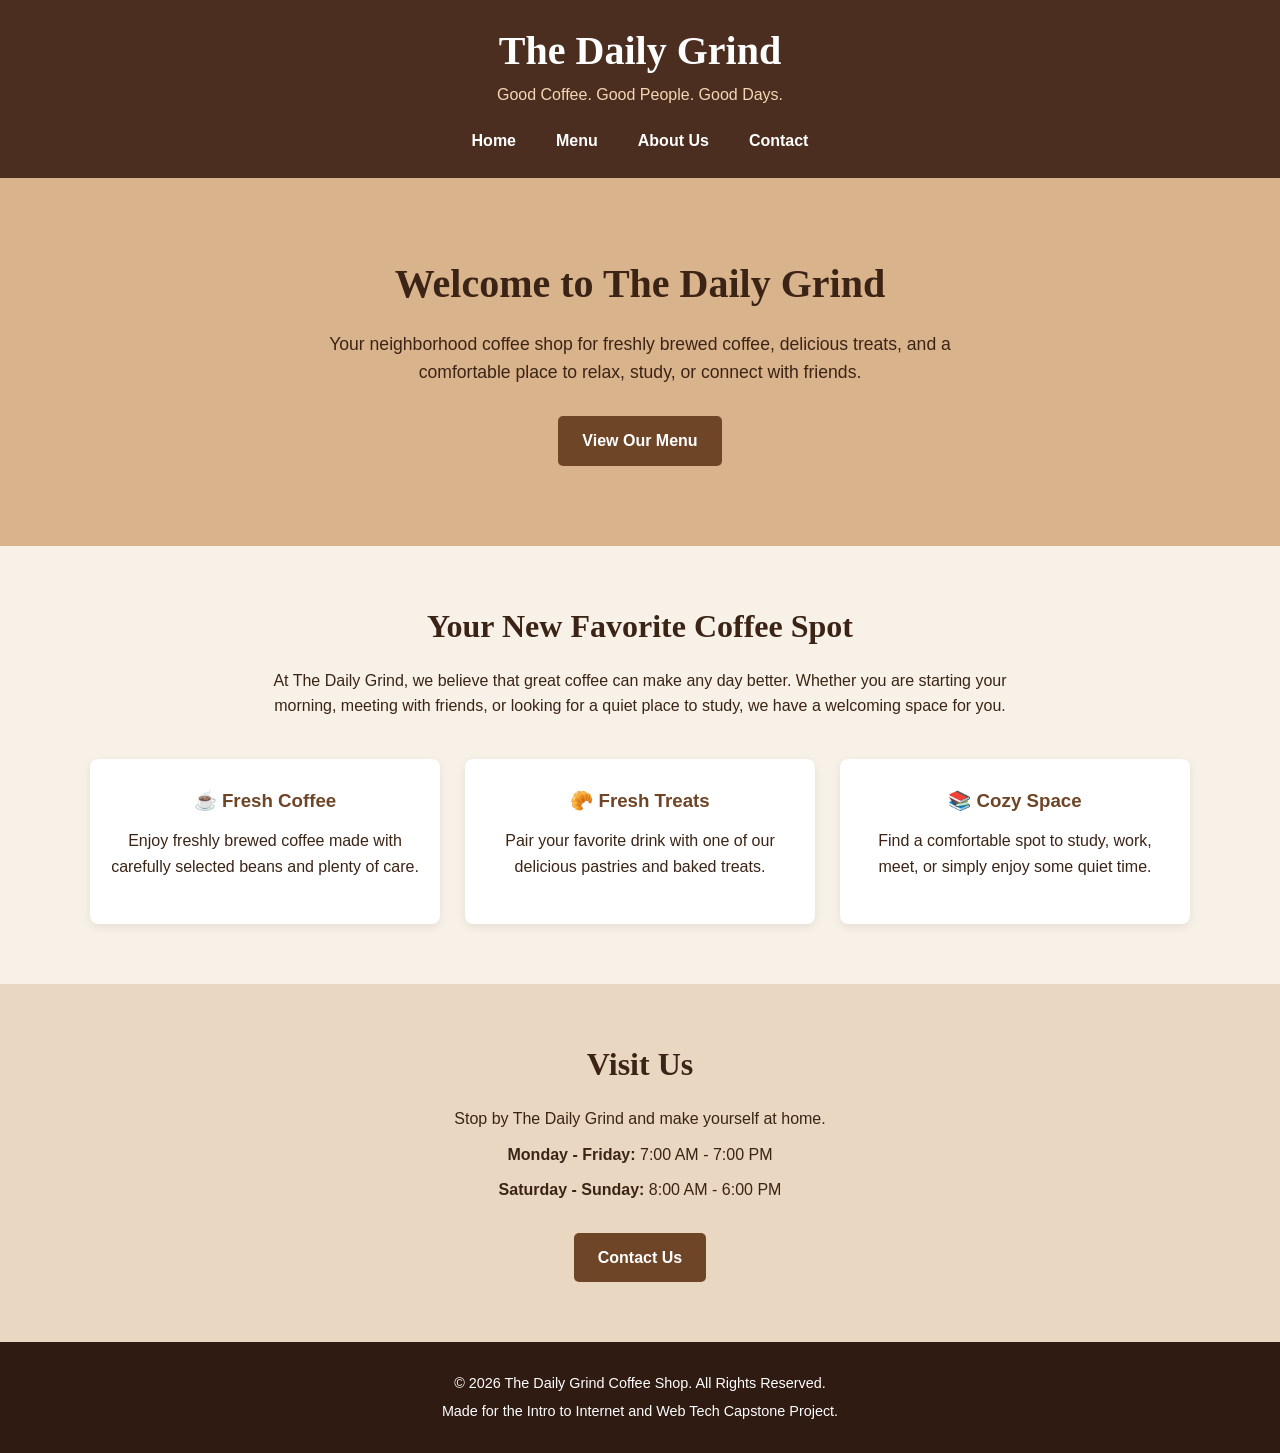
<file: index.html>
<!DOCTYPE html>
<html lang="en">
<head>
    <meta charset="UTF-8">
    <meta name="viewport" content="width=device-width, initial-scale=1.0">
    <meta name="description" content="The Daily Grind - A cozy local coffee shop serving quality coffee, tea, and pastries.">
    <title>The Daily Grind | Home</title>
    <link rel="stylesheet" href="css/style.css">
</head>

<body>

    <header>
        <div class="container">
            <h1>The Daily Grind</h1>
            <p class="tagline">Good Coffee. Good People. Good Days.</p>

            <nav>
                <ul>
                    <li><a href="index.html">Home</a></li>
                    <li><a href="menu.html">Menu</a></li>
                    <li><a href="about.html">About Us</a></li>
                    <li><a href="contact.html">Contact</a></li>
                </ul>
            </nav>
        </div>
    </header>

    <main>

        <section class="hero">
            <div class="container">
                <h2>Welcome to The Daily Grind</h2>
                <p>
                    Your neighborhood coffee shop for freshly brewed coffee,
                    delicious treats, and a comfortable place to relax, study,
                    or connect with friends.
                </p>
                <a class="button" href="menu.html">View Our Menu</a>
            </div>
        </section>

        <section class="welcome">
            <div class="container">
                <h2>Your New Favorite Coffee Spot</h2>

                <p>
                    At The Daily Grind, we believe that great coffee can make
                    any day better. Whether you are starting your morning,
                    meeting with friends, or looking for a quiet place to
                    study, we have a welcoming space for you.
                </p>

                <div class="features">

                    <div class="feature">
                        <h3>☕ Fresh Coffee</h3>
                        <p>
                            Enjoy freshly brewed coffee made with carefully
                            selected beans and plenty of care.
                        </p>
                    </div>

                    <div class="feature">
                        <h3>🥐 Fresh Treats</h3>
                        <p>
                            Pair your favorite drink with one of our delicious
                            pastries and baked treats.
                        </p>
                    </div>

                    <div class="feature">
                        <h3>📚 Cozy Space</h3>
                        <p>
                            Find a comfortable spot to study, work, meet, or
                            simply enjoy some quiet time.
                        </p>
                    </div>

                </div>
            </div>
        </section>

        <section class="hours">
            <div class="container">
                <h2>Visit Us</h2>

                <p>
                    Stop by The Daily Grind and make yourself at home.
                </p>

                <p>
                    <strong>Monday - Friday:</strong> 7:00 AM - 7:00 PM
                </p>

                <p>
                    <strong>Saturday - Sunday:</strong> 8:00 AM - 6:00 PM
                </p>

                <a class="button" href="contact.html">Contact Us</a>
            </div>
        </section>

    </main>

    <footer>
        <div class="container">
            <p>&copy; 2026 The Daily Grind Coffee Shop. All Rights Reserved.</p>
            <p>Made for the Intro to Internet and Web Tech Capstone Project.</p>
        </div>
    </footer>

</body>
</html>
</file>
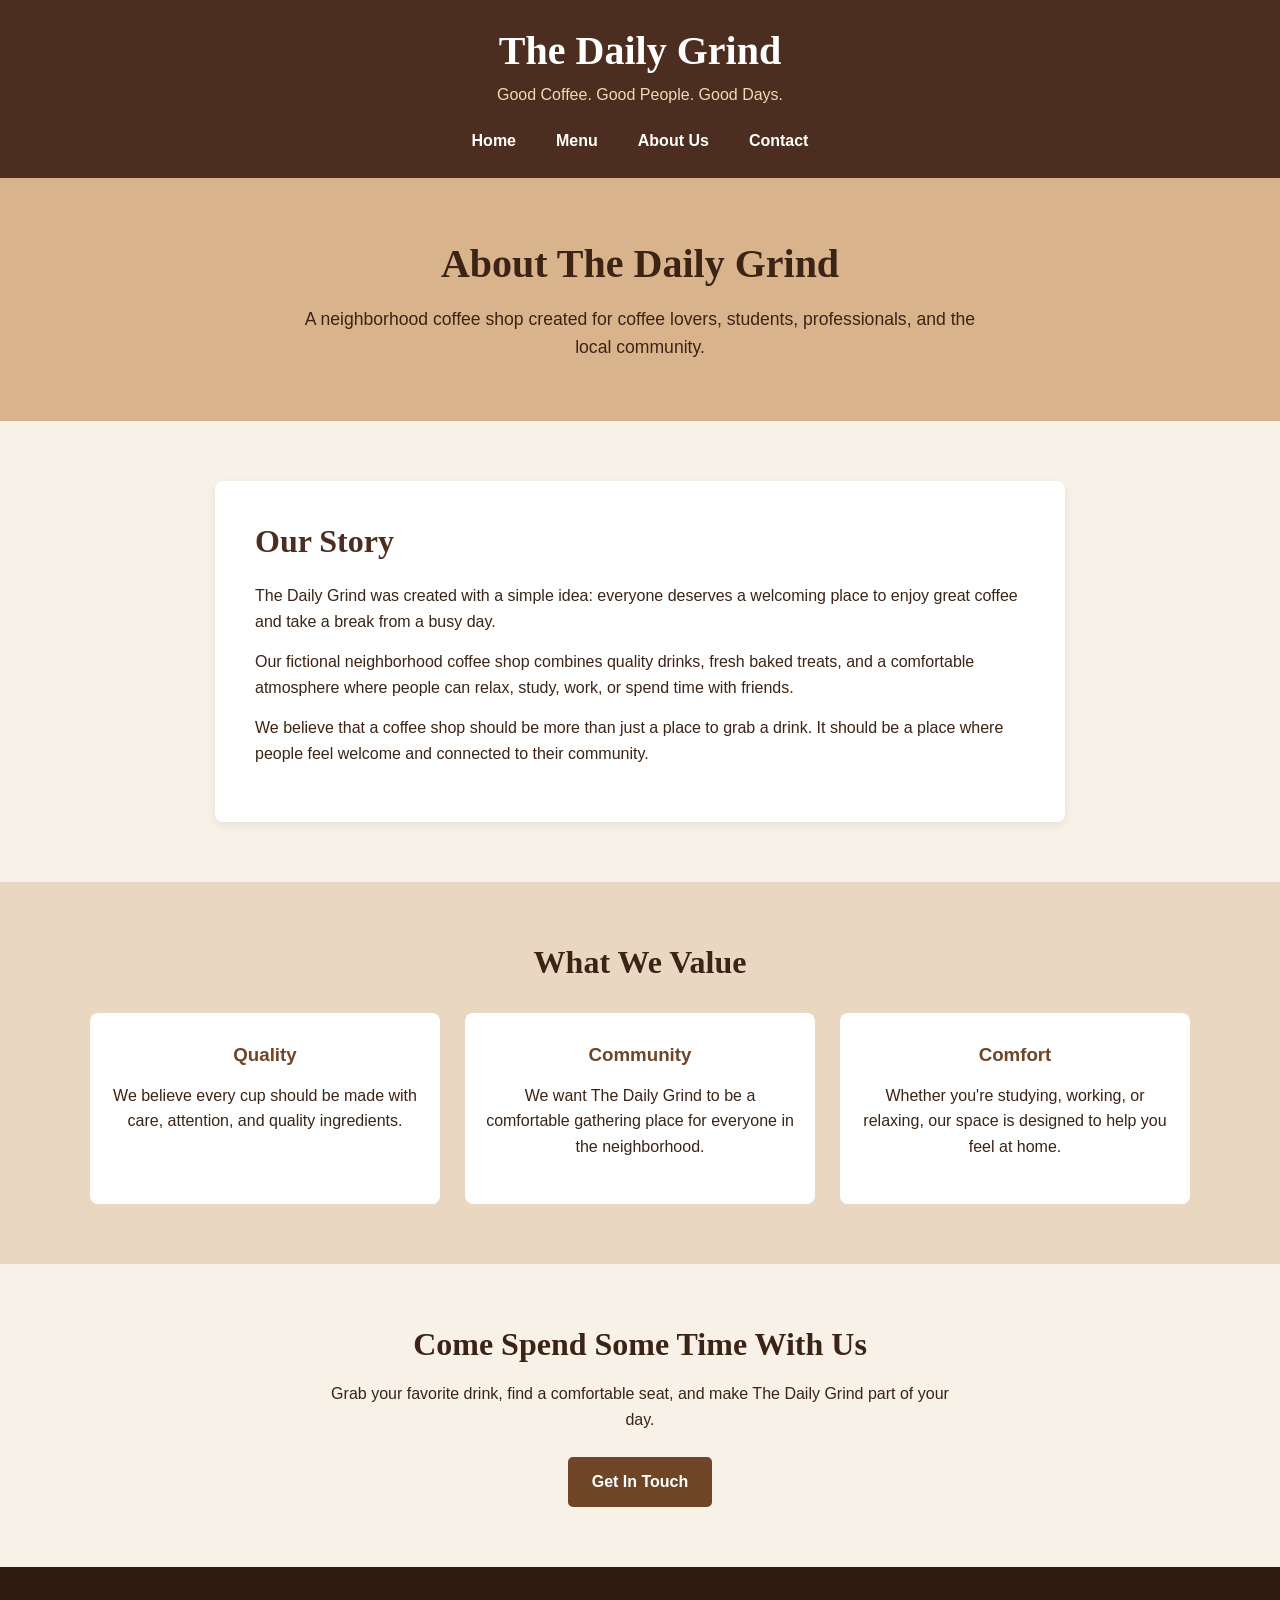
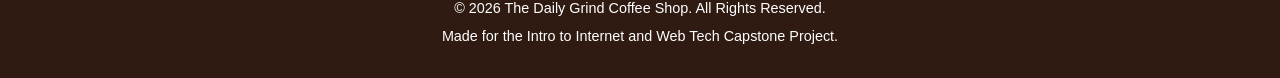
<file: about.html>
<!DOCTYPE html>
<html lang="en">
<head>
    <meta charset="UTF-8">
    <meta name="viewport" content="width=device-width, initial-scale=1.0">
    <meta name="description" content="Learn about The Daily Grind coffee shop and our commitment to great coffee and community.">
    <title>The Daily Grind | About Us</title>
    <link rel="stylesheet" href="css/style.css">
</head>

<body>

    <header>
        <div class="container">
            <h1>The Daily Grind</h1>
            <p class="tagline">Good Coffee. Good People. Good Days.</p>

            <nav>
                <ul>
                    <li><a href="index.html">Home</a></li>
                    <li><a href="menu.html">Menu</a></li>
                    <li><a href="about.html">About Us</a></li>
                    <li><a href="contact.html">Contact</a></li>
                </ul>
            </nav>
        </div>
    </header>

    <main>

        <section class="page-heading">
            <div class="container">
                <h2>About The Daily Grind</h2>
                <p>
                    A neighborhood coffee shop created for coffee lovers,
                    students, professionals, and the local community.
                </p>
            </div>
        </section>

        <section class="about-section">
            <div class="container">

                <div class="about-content">

                    <div class="about-text">
                        <h2>Our Story</h2>

                        <p>
                            The Daily Grind was created with a simple idea:
                            everyone deserves a welcoming place to enjoy
                            great coffee and take a break from a busy day.
                        </p>

                        <p>
                            Our fictional neighborhood coffee shop combines
                            quality drinks, fresh baked treats, and a
                            comfortable atmosphere where people can relax,
                            study, work, or spend time with friends.
                        </p>

                        <p>
                            We believe that a coffee shop should be more than
                            just a place to grab a drink. It should be a place
                            where people feel welcome and connected to their
                            community.
                        </p>
                    </div>

                </div>

            </div>
        </section>

        <section class="values-section">
            <div class="container">

                <h2>What We Value</h2>

                <div class="values">

                    <div class="value-card">
                        <h3>Quality</h3>
                        <p>
                            We believe every cup should be made with care,
                            attention, and quality ingredients.
                        </p>
                    </div>

                    <div class="value-card">
                        <h3>Community</h3>
                        <p>
                            We want The Daily Grind to be a comfortable
                            gathering place for everyone in the neighborhood.
                        </p>
                    </div>

                    <div class="value-card">
                        <h3>Comfort</h3>
                        <p>
                            Whether you're studying, working, or relaxing,
                            our space is designed to help you feel at home.
                        </p>
                    </div>

                </div>

            </div>
        </section>

        <section class="about-cta">
            <div class="container">

                <h2>Come Spend Some Time With Us</h2>

                <p>
                    Grab your favorite drink, find a comfortable seat,
                    and make The Daily Grind part of your day.
                </p>

                <a class="button" href="contact.html">Get In Touch</a>

            </div>
        </section>

    </main>

    <footer>
        <div class="container">
            <p>&copy; 2026 The Daily Grind Coffee Shop. All Rights Reserved.</p>
            <p>Made for the Intro to Internet and Web Tech Capstone Project.</p>
        </div>
    </footer>

</body>
</html>
</file>
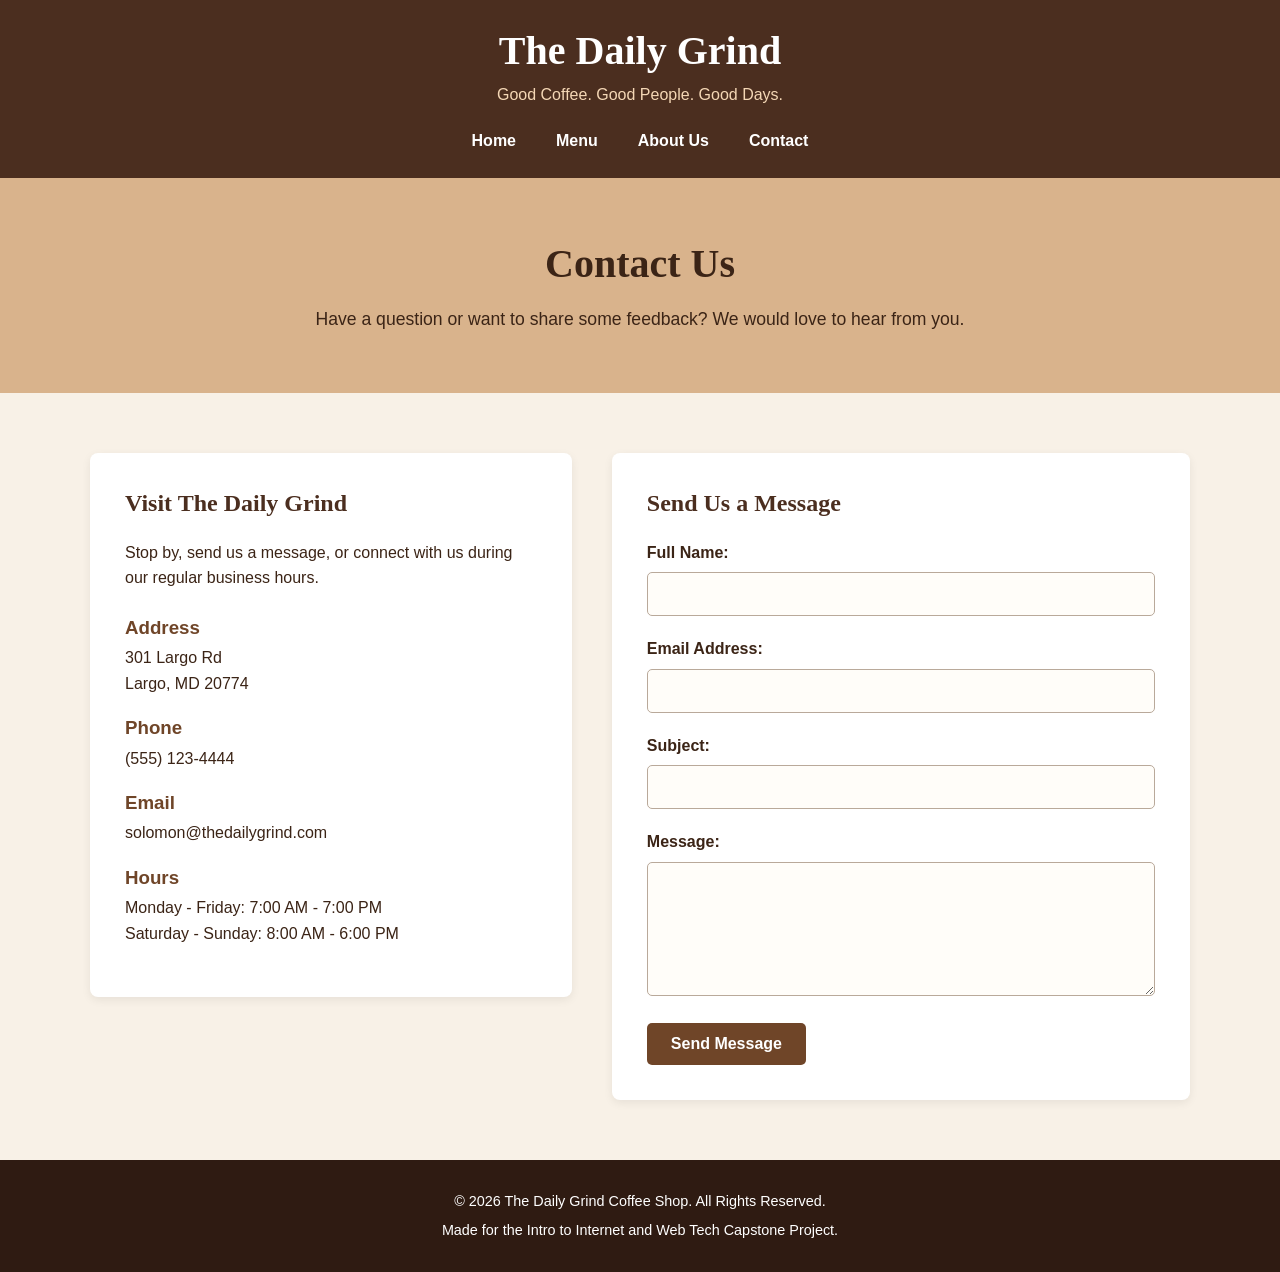
<file: contact.html>
<!DOCTYPE html>
<html lang="en">
<head>
    <meta charset="UTF-8">
    <meta name="viewport" content="width=device-width, initial-scale=1.0">
    <meta name="description" content="Contact The Daily Grind coffee shop with questions, comments, or feedback.">
    <title>The Daily Grind | Contact</title>
    <link rel="stylesheet" href="css/style.css">
</head>

<body>

    <header>
        <div class="container">
            <h1>The Daily Grind</h1>
            <p class="tagline">Good Coffee. Good People. Good Days.</p>

            <nav>
                <ul>
                    <li><a href="index.html">Home</a></li>
                    <li><a href="menu.html">Menu</a></li>
                    <li><a href="about.html">About Us</a></li>
                    <li><a href="contact.html">Contact</a></li>
                </ul>
            </nav>
        </div>
    </header>

    <main>

        <section class="page-heading">
            <div class="container">
                <h2>Contact Us</h2>
                <p>
                    Have a question or want to share some feedback?
                    We would love to hear from you.
                </p>
            </div>
        </section>

        <section class="contact-section">
            <div class="container">

                <div class="contact-content">

                    <div class="contact-info">

                        <h2>Visit The Daily Grind</h2>

                        <p>
                            Stop by, send us a message, or connect with us
                            during our regular business hours.
                        </p>

                        <h3>Address</h3>
                        <p>301 Largo Rd<br>
                        Largo, MD 20774</p>

                        <h3>Phone</h3>
                        <p>(555) 123-4444</p>

                        <h3>Email</h3>
                        <p>solomon@thedailygrind.com</p>

                        <h3>Hours</h3>
                        <p>
                            Monday - Friday: 7:00 AM - 7:00 PM<br>
                            Saturday - Sunday: 8:00 AM - 6:00 PM
                        </p>

                    </div>

                    <div class="contact-form">

                        <h2>Send Us a Message</h2>

                        <form action="#" method="post">

                            <div class="form-group">
                                <label for="name">Full Name:</label>
                                <input
                                    type="text"
                                    id="name"
                                    name="name"
                                    required
                                >
                            </div>

                            <div class="form-group">
                                <label for="email">Email Address:</label>
                                <input
                                    type="email"
                                    id="email"
                                    name="email"
                                    required
                                >
                            </div>

                            <div class="form-group">
                                <label for="subject">Subject:</label>
                                <input
                                    type="text"
                                    id="subject"
                                    name="subject"
                                    required
                                >
                            </div>

                            <div class="form-group">
                                <label for="message">Message:</label>
                                <textarea
                                    id="message"
                                    name="message"
                                    rows="6"
                                    required
                                ></textarea>
                            </div>

                            <button type="submit" class="button">
                                Send Message
                            </button>

                        </form>

                    </div>

                </div>

            </div>
        </section>

    </main>

    <footer>
        <div class="container">
            <p>&copy; 2026 The Daily Grind Coffee Shop. All Rights Reserved.</p>
            <p>Made for the Intro to Internet and Web Tech Capstone Project.</p>
        </div>
    </footer>

</body>
</html>
</file>
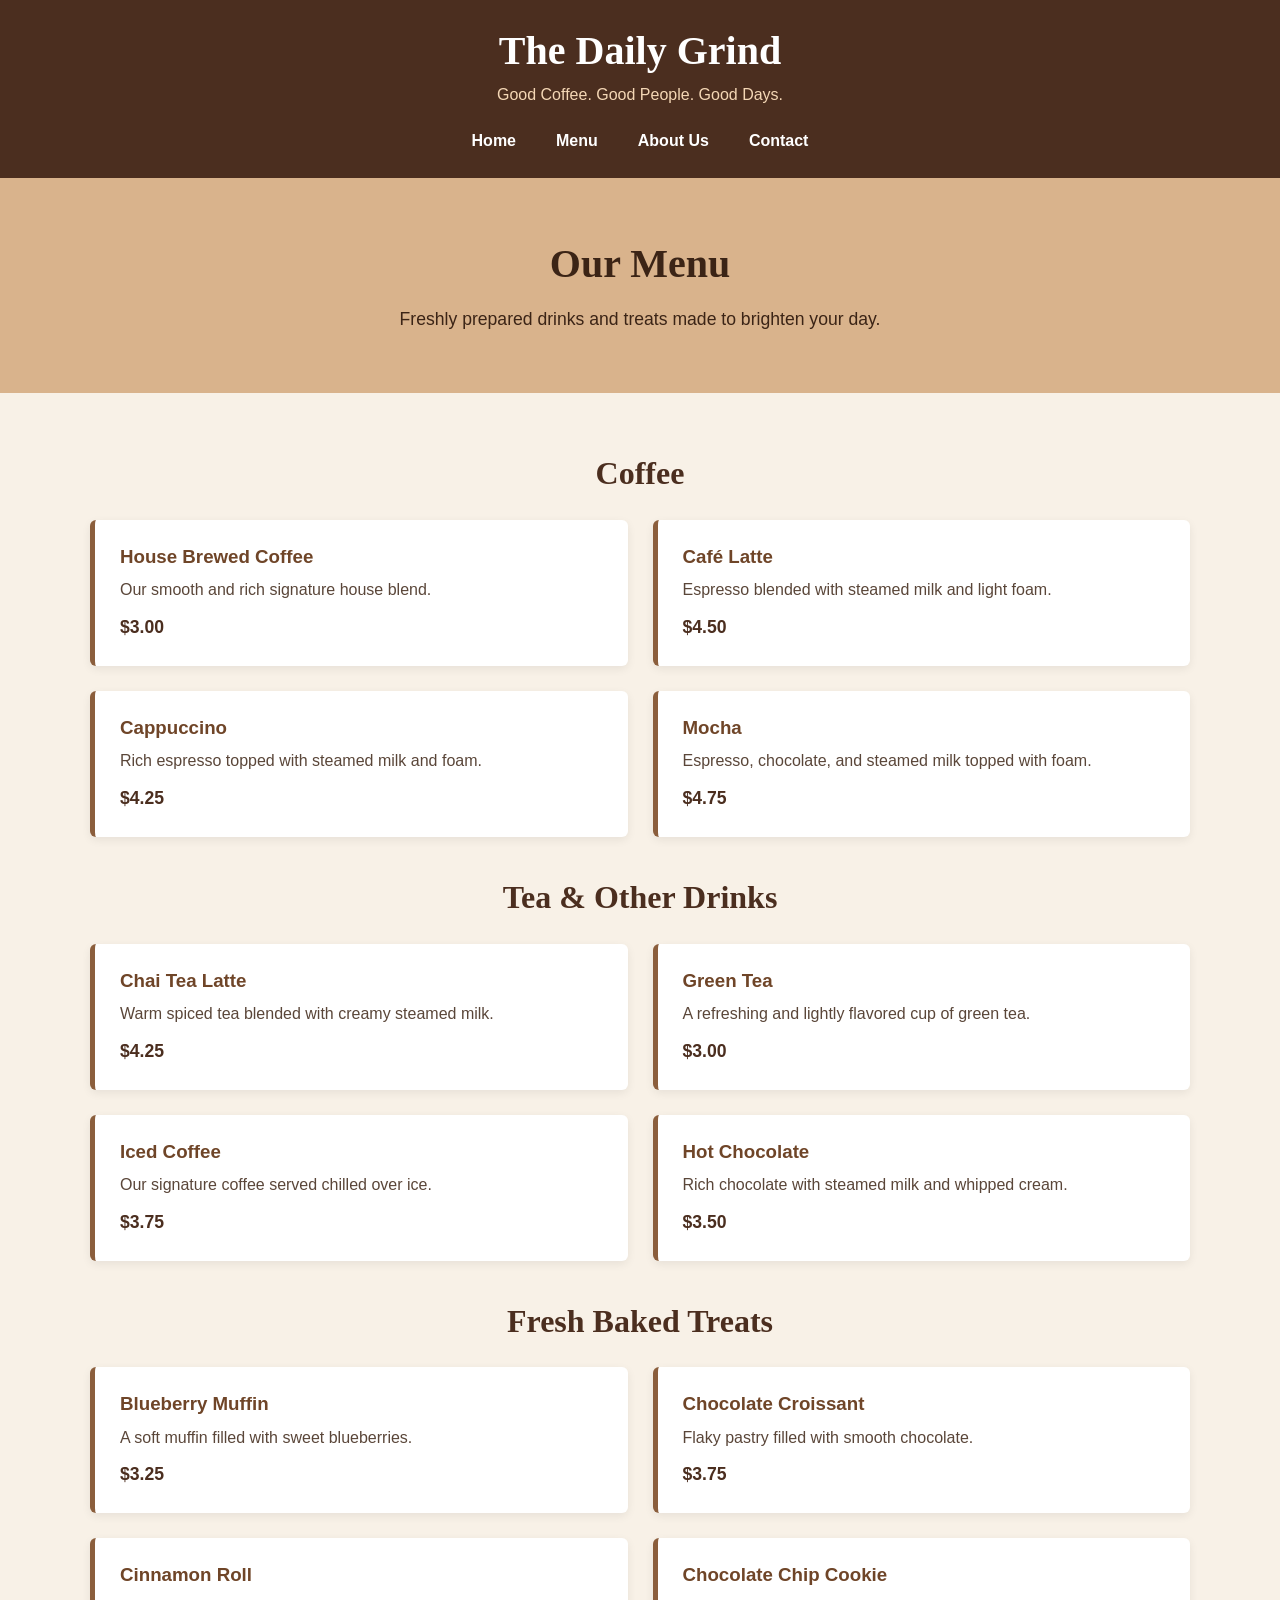
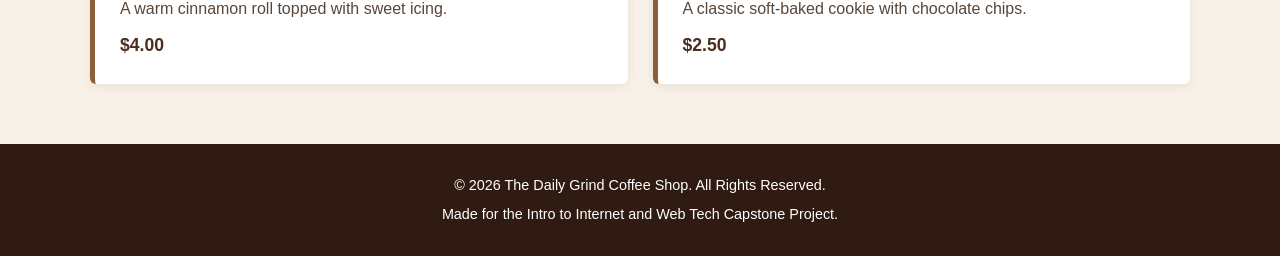
<file: menu.html>
<!DOCTYPE html>
<html lang="en">
<head>
    <meta charset="UTF-8">
    <meta name="viewport" content="width=device-width, initial-scale=1.0">
    <meta name="description" content="Explore The Daily Grind coffee, tea, pastries, and specialty drinks menu.">
    <title>The Daily Grind | Menu</title>
    <link rel="stylesheet" href="css/style.css">
</head>

<body>

    <header>
        <div class="container">
            <h1>The Daily Grind</h1>
            <p class="tagline">Good Coffee. Good People. Good Days.</p>

            <nav>
                <ul>
                    <li><a href="index.html">Home</a></li>
                    <li><a href="menu.html">Menu</a></li>
                    <li><a href="about.html">About Us</a></li>
                    <li><a href="contact.html">Contact</a></li>
                </ul>
            </nav>
        </div>
    </header>

    <main>

        <section class="page-heading">
            <div class="container">
                <h2>Our Menu</h2>
                <p>
                    Freshly prepared drinks and treats made to brighten your day.
                </p>
            </div>
        </section>

        <section class="menu-section">
            <div class="container">

                <h2>Coffee</h2>

                <div class="menu-items">

                    <div class="menu-item">
                        <h3>House Brewed Coffee</h3>
                        <p>Our smooth and rich signature house blend.</p>
                        <span>$3.00</span>
                    </div>

                    <div class="menu-item">
                        <h3>Café Latte</h3>
                        <p>Espresso blended with steamed milk and light foam.</p>
                        <span>$4.50</span>
                    </div>

                    <div class="menu-item">
                        <h3>Cappuccino</h3>
                        <p>Rich espresso topped with steamed milk and foam.</p>
                        <span>$4.25</span>
                    </div>

                    <div class="menu-item">
                        <h3>Mocha</h3>
                        <p>Espresso, chocolate, and steamed milk topped with foam.</p>
                        <span>$4.75</span>
                    </div>

                </div>

                <h2>Tea & Other Drinks</h2>

                <div class="menu-items">

                    <div class="menu-item">
                        <h3>Chai Tea Latte</h3>
                        <p>Warm spiced tea blended with creamy steamed milk.</p>
                        <span>$4.25</span>
                    </div>

                    <div class="menu-item">
                        <h3>Green Tea</h3>
                        <p>A refreshing and lightly flavored cup of green tea.</p>
                        <span>$3.00</span>
                    </div>

                    <div class="menu-item">
                        <h3>Iced Coffee</h3>
                        <p>Our signature coffee served chilled over ice.</p>
                        <span>$3.75</span>
                    </div>

                    <div class="menu-item">
                        <h3>Hot Chocolate</h3>
                        <p>Rich chocolate with steamed milk and whipped cream.</p>
                        <span>$3.50</span>
                    </div>

                </div>

                <h2>Fresh Baked Treats</h2>

                <div class="menu-items">

                    <div class="menu-item">
                        <h3>Blueberry Muffin</h3>
                        <p>A soft muffin filled with sweet blueberries.</p>
                        <span>$3.25</span>
                    </div>

                    <div class="menu-item">
                        <h3>Chocolate Croissant</h3>
                        <p>Flaky pastry filled with smooth chocolate.</p>
                        <span>$3.75</span>
                    </div>

                    <div class="menu-item">
                        <h3>Cinnamon Roll</h3>
                        <p>A warm cinnamon roll topped with sweet icing.</p>
                        <span>$4.00</span>
                    </div>

                    <div class="menu-item">
                        <h3>Chocolate Chip Cookie</h3>
                        <p>A classic soft-baked cookie with chocolate chips.</p>
                        <span>$2.50</span>
                    </div>

                </div>

            </div>
        </section>

    </main>

    <footer>
        <div class="container">
            <p>&copy; 2026 The Daily Grind Coffee Shop. All Rights Reserved.</p>
            <p>Made for the Intro to Internet and Web Tech Capstone Project.</p>
        </div>
    </footer>

</body>
</html>
</file>
<file: css/style.css>
/* =========================================
   THE DAILY GRIND
   Main Website Stylesheet
   ========================================= */

/* ---------- GENERAL STYLES ---------- */

* {
    margin: 0;
    padding: 0;
    box-sizing: border-box;
}

html {
    scroll-behavior: smooth;
}

body {
    font-family: Arial, Helvetica, sans-serif;
    line-height: 1.6;
    color: #3b2416;
    background-color: #f8f1e7;
}

.container {
    width: 90%;
    max-width: 1100px;
    margin: 0 auto;
}

h1,
h2,
h3 {
    line-height: 1.3;
}

p {
    margin-bottom: 15px;
}


/* ---------- HEADER ---------- */

header {
    background-color: #4b2e1f;
    color: #ffffff;
    padding: 25px 0;
    text-align: center;
}

header h1 {
    font-family: Georgia, "Times New Roman", serif;
    font-size: 2.5rem;
    margin-bottom: 5px;
}

.tagline {
    font-size: 1rem;
    color: #f4d7b5;
    margin-bottom: 20px;
}


/* ---------- NAVIGATION ---------- */

nav ul {
    list-style: none;
    display: flex;
    justify-content: center;
    flex-wrap: wrap;
    gap: 10px;
}

nav a {
    color: #ffffff;
    text-decoration: none;
    font-weight: bold;
    padding: 8px 15px;
    border-radius: 5px;
}

nav a:hover,
nav a:focus {
    background-color: #8b5e3c;
    outline: none;
}


/* ---------- HERO SECTION ---------- */

.hero {
    background-color: #d9b38c;
    text-align: center;
    padding: 80px 20px;
}

.hero h2 {
    font-family: Georgia, "Times New Roman", serif;
    font-size: 2.5rem;
    margin-bottom: 20px;
    color: #3b2416;
}

.hero p {
    max-width: 700px;
    margin: 0 auto 30px;
    font-size: 1.1rem;
}


/* ---------- BUTTONS ---------- */

.button {
    display: inline-block;
    background-color: #6f4528;
    color: #ffffff;
    text-decoration: none;
    padding: 12px 24px;
    border: none;
    border-radius: 5px;
    font-weight: bold;
    cursor: pointer;
    font-size: 1rem;
}

.button:hover,
.button:focus {
    background-color: #4b2e1f;
}


/* ---------- HOME PAGE ---------- */

.welcome {
    padding: 60px 0;
    text-align: center;
}

.welcome h2,
.hours h2 {
    font-family: Georgia, "Times New Roman", serif;
    font-size: 2rem;
    margin-bottom: 20px;
}

.welcome > .container > p {
    max-width: 750px;
    margin: 0 auto 40px;
}

.features {
    display: flex;
    gap: 25px;
    justify-content: center;
}

.feature {
    background-color: #ffffff;
    padding: 30px 20px;
    border-radius: 8px;
    flex: 1;
    box-shadow: 0 3px 10px rgba(0, 0, 0, 0.08);
}

.feature h3 {
    margin-bottom: 15px;
    color: #6f4528;
}

.hours {
    background-color: #ead7c1;
    text-align: center;
    padding: 60px 20px;
}

.hours p {
    margin-bottom: 10px;
}

.hours .button {
    margin-top: 20px;
}


/* ---------- PAGE HEADINGS ---------- */

.page-heading {
    background-color: #d9b38c;
    text-align: center;
    padding: 60px 20px;
}

.page-heading h2 {
    font-family: Georgia, "Times New Roman", serif;
    font-size: 2.5rem;
    margin-bottom: 15px;
}

.page-heading p {
    max-width: 700px;
    margin: 0 auto;
    font-size: 1.1rem;
}


/* ---------- MENU PAGE ---------- */

.menu-section {
    padding: 60px 0;
}

.menu-section h2 {
    font-family: Georgia, "Times New Roman", serif;
    color: #4b2e1f;
    font-size: 2rem;
    text-align: center;
    margin: 40px 0 25px;
}

.menu-section h2:first-child {
    margin-top: 0;
}

.menu-items {
    display: grid;
    grid-template-columns: repeat(2, 1fr);
    gap: 25px;
}

.menu-item {
    background-color: #ffffff;
    padding: 25px;
    border-left: 5px solid #8b5e3c;
    border-radius: 6px;
    box-shadow: 0 3px 10px rgba(0, 0, 0, 0.07);
}

.menu-item h3 {
    color: #6f4528;
    margin-bottom: 8px;
}

.menu-item p {
    color: #5a4639;
    margin-bottom: 10px;
}

.menu-item span {
    display: block;
    color: #4b2e1f;
    font-weight: bold;
    font-size: 1.1rem;
}


/* ---------- ABOUT PAGE ---------- */

.about-section {
    padding: 60px 0;
}

.about-content {
    max-width: 850px;
    margin: 0 auto;
    background-color: #ffffff;
    padding: 40px;
    border-radius: 8px;
    box-shadow: 0 3px 10px rgba(0, 0, 0, 0.07);
}

.about-text h2 {
    font-family: Georgia, "Times New Roman", serif;
    color: #4b2e1f;
    font-size: 2rem;
    margin-bottom: 20px;
}

.values-section {
    background-color: #ead7c1;
    padding: 60px 0;
    text-align: center;
}

.values-section > .container > h2 {
    font-family: Georgia, "Times New Roman", serif;
    font-size: 2rem;
    margin-bottom: 30px;
}

.values {
    display: flex;
    gap: 25px;
}

.value-card {
    background-color: #ffffff;
    padding: 30px 20px;
    flex: 1;
    border-radius: 8px;
}

.value-card h3 {
    color: #6f4528;
    margin-bottom: 15px;
}

.about-cta {
    text-align: center;
    padding: 60px 20px;
}

.about-cta h2 {
    font-family: Georgia, "Times New Roman", serif;
    font-size: 2rem;
    margin-bottom: 15px;
}

.about-cta p {
    max-width: 650px;
    margin: 0 auto 25px;
}


/* ---------- CONTACT PAGE ---------- */

.contact-section {
    padding: 60px 0;
}

.contact-content {
    display: grid;
    grid-template-columns: 1fr 1.2fr;
    gap: 40px;
    align-items: start;
}

.contact-info,
.contact-form {
    background-color: #ffffff;
    padding: 35px;
    border-radius: 8px;
    box-shadow: 0 3px 10px rgba(0, 0, 0, 0.07);
}

.contact-info h2,
.contact-form h2 {
    font-family: Georgia, "Times New Roman", serif;
    color: #4b2e1f;
    margin-bottom: 20px;
}

.contact-info h3 {
    color: #6f4528;
    margin-top: 20px;
    margin-bottom: 5px;
}

.contact-info h3:first-of-type {
    margin-top: 25px;
}


/* ---------- FORM ---------- */

.form-group {
    margin-bottom: 20px;
}

.form-group label {
    display: block;
    font-weight: bold;
    margin-bottom: 7px;
}

.form-group input,
.form-group textarea {
    width: 100%;
    padding: 12px;
    border: 1px solid #b9a99a;
    border-radius: 5px;
    font-family: Arial, Helvetica, sans-serif;
    font-size: 1rem;
    color: #3b2416;
    background-color: #fffdf9;
}

.form-group input:focus,
.form-group textarea:focus {
    outline: 3px solid #d9b38c;
    border-color: #6f4528;
}

.form-group textarea {
    resize: vertical;
}


/* ---------- FOOTER ---------- */

footer {
    background-color: #2f1b12;
    color: #ffffff;
    text-align: center;
    padding: 25px 15px;
    font-size: 0.9rem;
}

footer p {
    margin: 5px 0;
}


/* ---------- RESPONSIVE DESIGN ---------- */

@media (max-width: 700px) {

    header h1 {
        font-size: 2rem;
    }

    .hero {
        padding: 60px 20px;
    }

    .hero h2 {
        font-size: 2rem;
    }

    .page-heading h2 {
        font-size: 2rem;
    }

    .features {
        flex-direction: column;
    }

    .menu-items {
        grid-template-columns: 1fr;
    }

    .values {
        flex-direction: column;
    }

    .contact-content {
        grid-template-columns: 1fr;
    }

    nav ul {
        flex-direction: column;
        align-items: center;
    }

    nav a {
        display: block;
        width: 150px;
    }

    .about-content,
    .contact-info,
    .contact-form {
        padding: 25px;
    }
}
</file>
